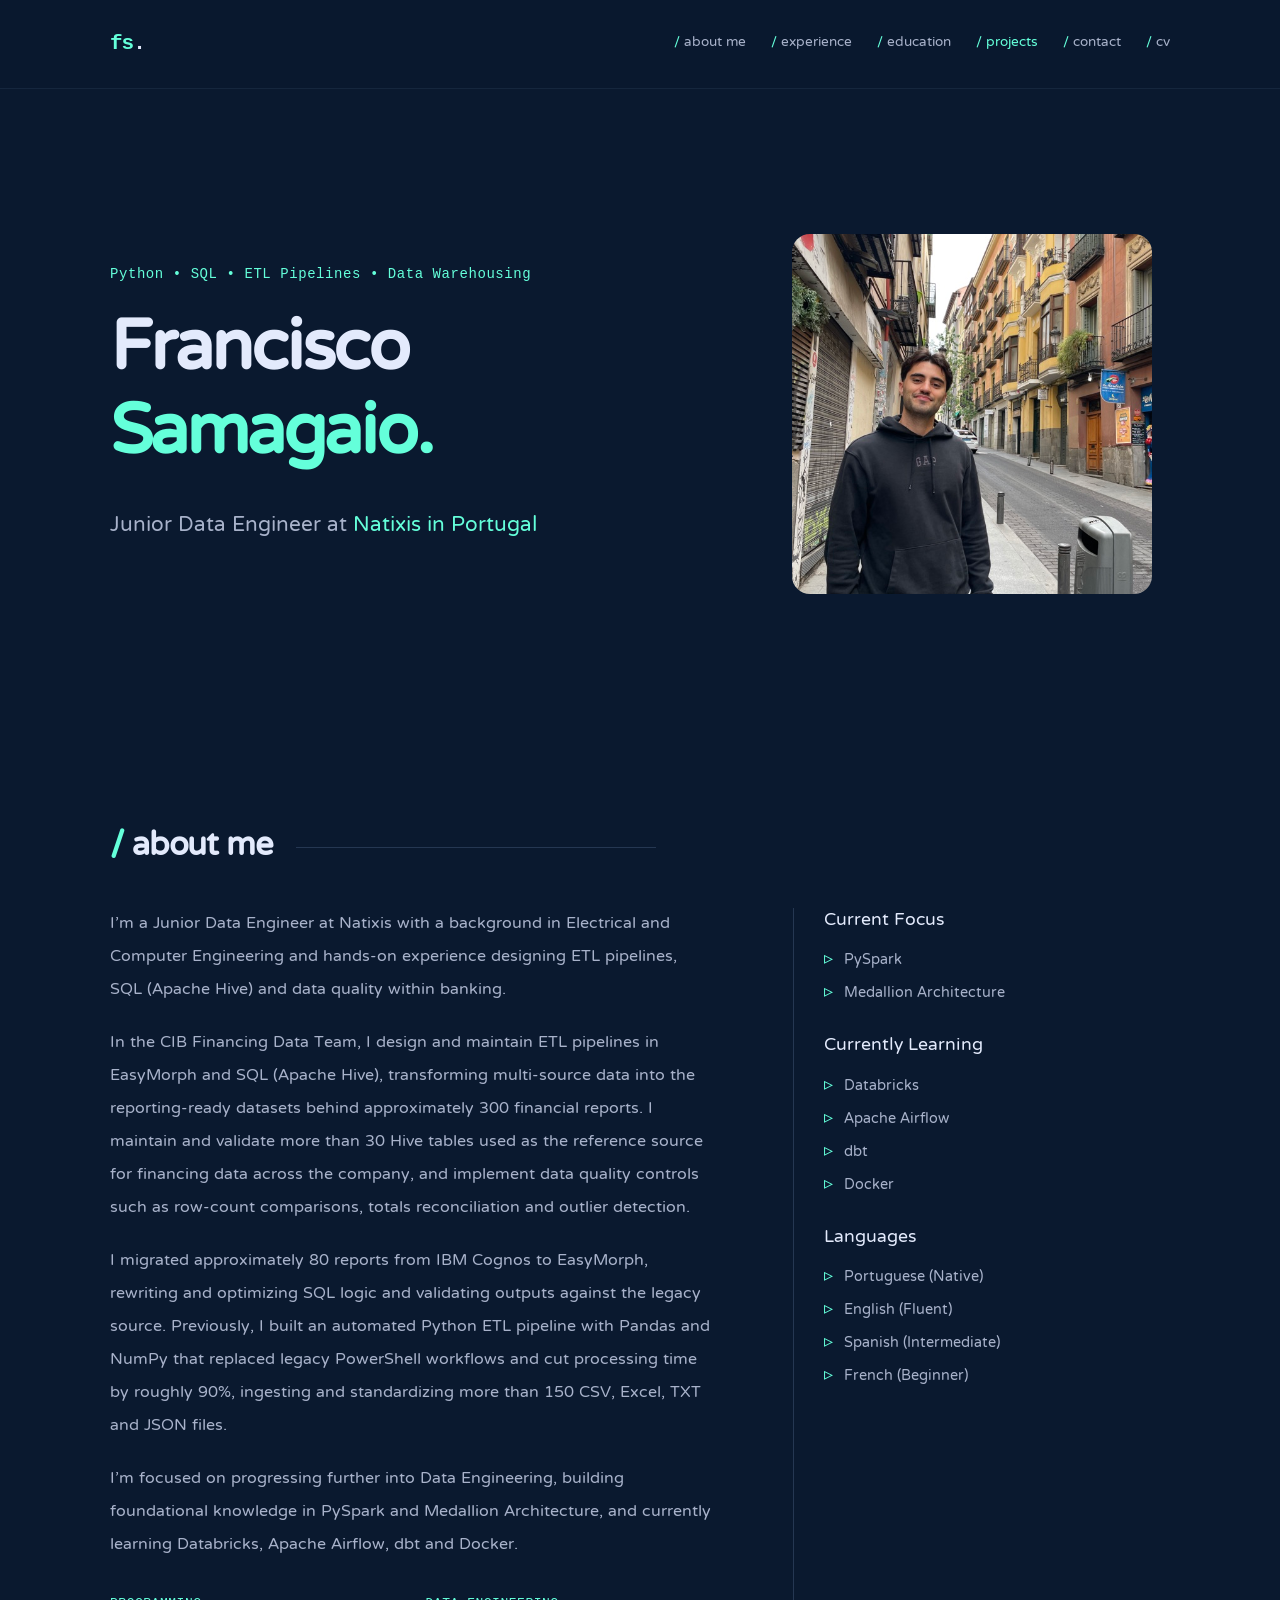
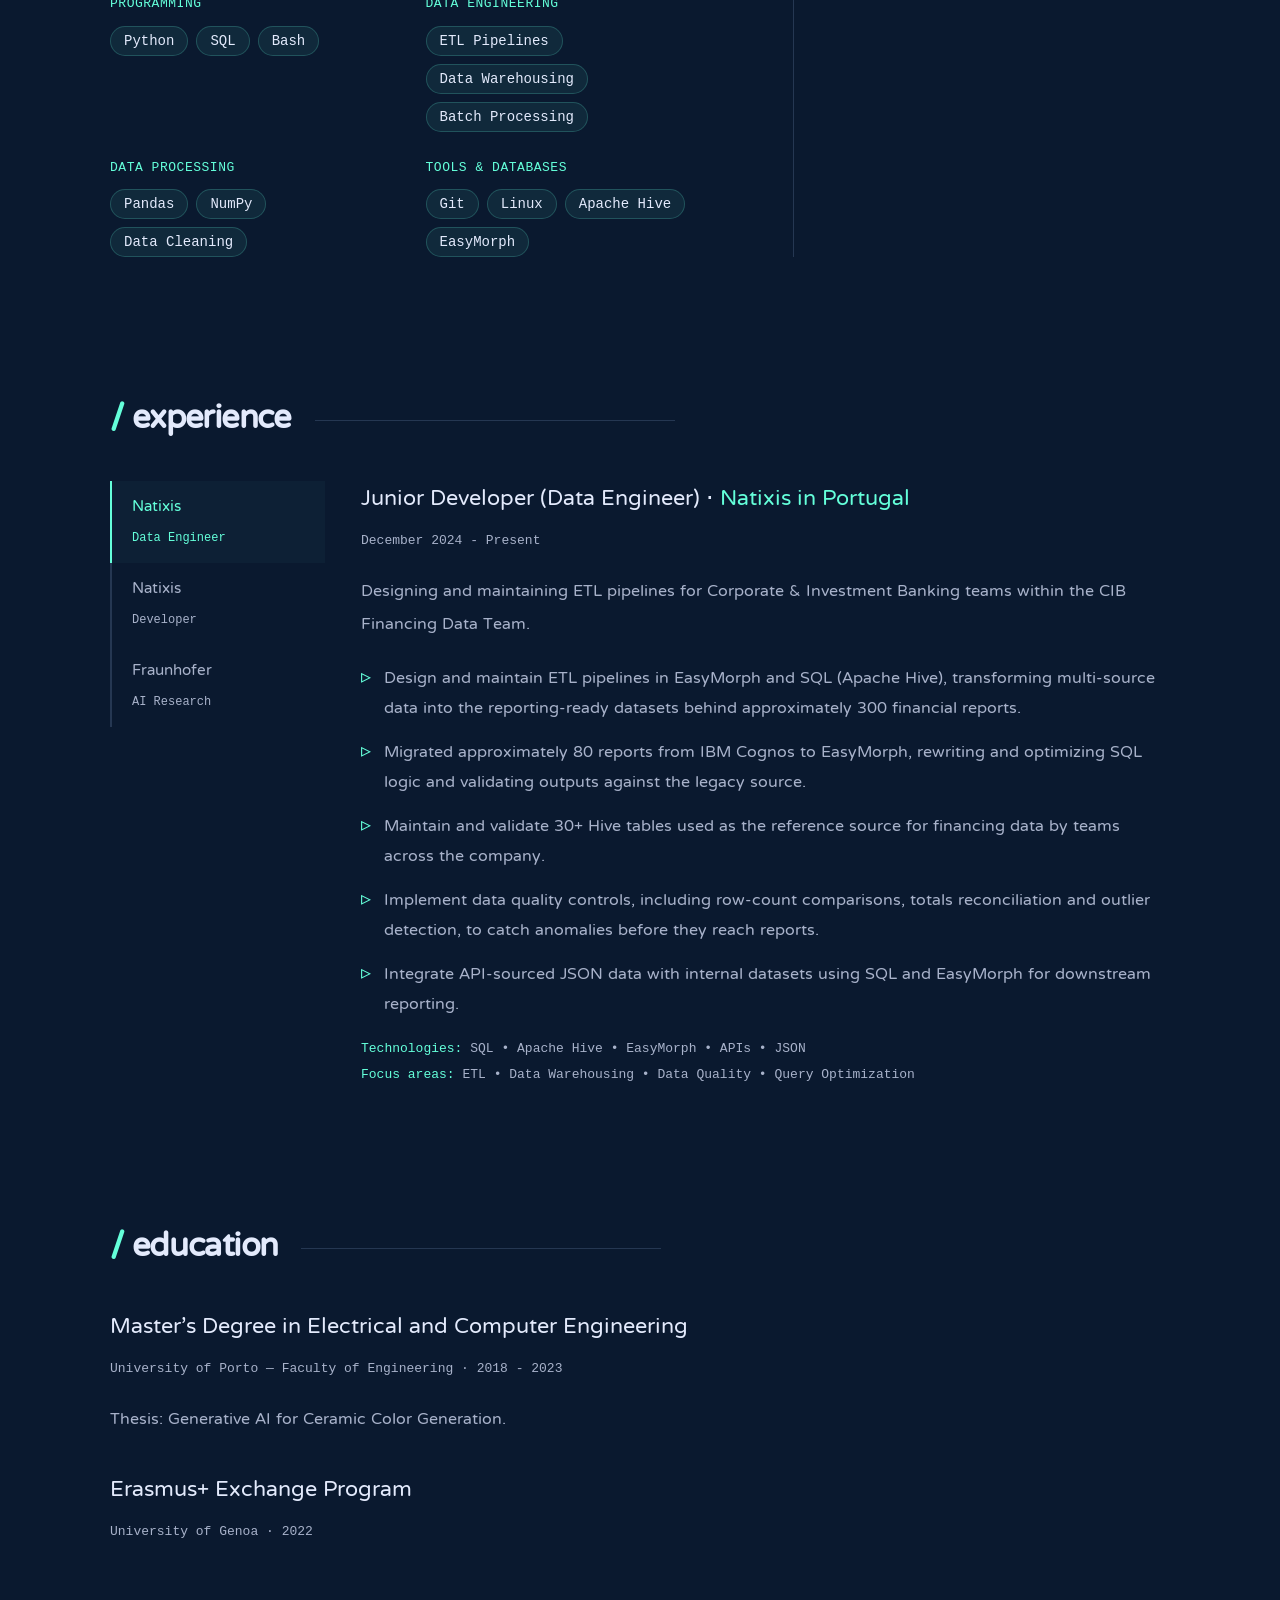
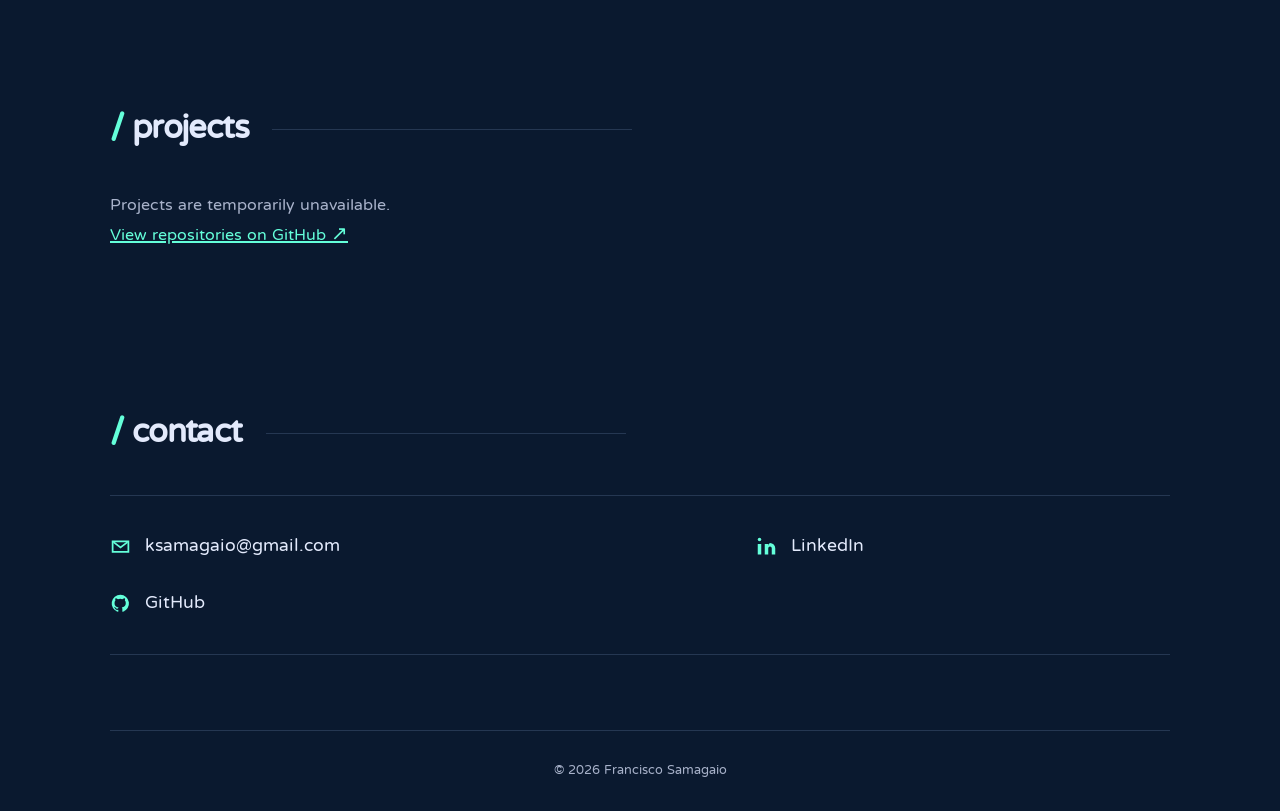
<file: index.html>
<!DOCTYPE html>
<html lang="en">
  <head>
    <meta charset="UTF-8" />
    <meta name="viewport" content="width=device-width, initial-scale=1.0" />
    <title>Francisco Samagaio | Portfolio</title>
    <meta
      name="description"
      content="Portfolio of Francisco Samagaio - Junior Data Engineer focused on ETL pipelines, data warehousing, and automation."
    />
    <link rel="canonical" href="https://franciscofmsamagaio.github.io/" />
    <meta property="og:type" content="website" />
    <meta property="og:url" content="https://franciscofmsamagaio.github.io/" />
    <meta property="og:title" content="Francisco Samagaio | Portfolio" />
    <meta
      property="og:description"
      content="Portfolio of Francisco Samagaio - Junior Data Engineer focused on ETL pipelines, data warehousing, and automation."
    />
    <meta property="og:image" content="https://franciscofmsamagaio.github.io/FS_photo.jpeg" />
    <meta name="twitter:card" content="summary_large_image" />
    <meta name="twitter:title" content="Francisco Samagaio | Portfolio" />
    <meta
      name="twitter:description"
      content="Portfolio of Francisco Samagaio - Junior Data Engineer focused on ETL pipelines, data warehousing, and automation."
    />
    <meta name="twitter:image" content="https://franciscofmsamagaio.github.io/FS_photo.jpeg" />
    <link rel="preconnect" href="https://fonts.googleapis.com" />
    <link rel="preconnect" href="https://fonts.gstatic.com" crossorigin />
    <link
      href="https://fonts.googleapis.com/css2?family=NTR:wght@400;500;700&family=Libre+Baskerville:ital,wght@0,400;0,700;1,400&display=swap"
      rel="stylesheet"
    />
    <link rel="stylesheet" href="styles.css" />
  </head>
  <body>
    <a class="skip-link" href="#main">Skip to content</a>
    <div class="noise" aria-hidden="true"></div>
    <header class="site-header" id="top">
      <div class="container nav-wrap">
        <a class="brand" href="#top" aria-label="Francisco Samagaio — home">fs<span>.</span></a>
        <button class="menu-toggle" aria-expanded="false" aria-label="Toggle menu" aria-controls="main-nav">
          <span></span><span></span>
        </button>
        <nav id="main-nav" class="nav" aria-label="Main navigation">
          <a href="#profile">about me</a>
          <a href="#experience">experience</a>
          <a href="#education">education</a>
          <a href="#projects">projects</a>
          <a href="#contact">contact</a>
          <a href="./Francisco_Samagaio.pdf" download>cv</a>
        </nav>
      </div>
    </header>

    <main id="main">
      <section class="hero container reveal">
        <div class="hero-main">
          <p class="kicker">Python • SQL • ETL Pipelines • Data Warehousing</p>
          <h1>Francisco<span>Samagaio.</span></h1>
          <p class="hero-copy">
            Junior Data Engineer at <span class="natixis-text">Natixis in Portugal</span>
          </p>
        </div>
        <figure class="hero-photo-wrap">
          <img
            class="hero-photo"
            src="./FS_photo.jpeg"
            alt="Portrait of Francisco Samagaio" fetchpriority="high" width="360" height="360"
          />
        </figure>
      </section>

      <section class="section container reveal" id="profile">
        <div class="section-head">
          <h2 class="eyebrow">about me</h2>
        </div>
        <div class="profile-grid">
          <article class="glass-card profile-main">
            <p>
              I’m a Junior Data Engineer at Natixis with a background in Electrical and Computer Engineering and hands-on experience designing ETL pipelines, SQL (Apache Hive) and data quality within banking.
            </p>
            <p>
              In the CIB Financing Data Team, I design and maintain ETL pipelines in EasyMorph and SQL (Apache Hive), transforming multi-source data into the reporting-ready datasets behind approximately 300 financial reports. I maintain and validate more than 30 Hive tables used as the reference source for financing data across the company, and implement data quality controls such as row-count comparisons, totals reconciliation and outlier detection.
            </p>
            <p>
              I migrated approximately 80 reports from IBM Cognos to EasyMorph, rewriting and optimizing SQL logic and validating outputs against the legacy source. Previously, I built an automated Python ETL pipeline with Pandas and NumPy that replaced legacy PowerShell workflows and cut processing time by roughly 90%, ingesting and standardizing more than 150 CSV, Excel, TXT and JSON files.
            </p>
            <p>
              I’m focused on progressing further into Data Engineering, building foundational knowledge in PySpark and Medallion Architecture, and currently learning Databricks, Apache Airflow, dbt and Docker.
            </p>
            <div class="skills-grid">
              <div class="skills-group">
                <h4>Programming</h4>
                <ul class="skills-tags">
                  <li>Python</li>
                  <li>SQL</li>
                  <li>Bash</li>
                </ul>
              </div>
              <div class="skills-group">
                <h4>Data Engineering</h4>
                <ul class="skills-tags">
                  <li>ETL Pipelines</li>
                  <li>Data Warehousing</li>
                  <li>Batch Processing</li>
                </ul>
              </div>
              <div class="skills-group">
                <h4>Data Processing</h4>
                <ul class="skills-tags">
                  <li>Pandas</li>
                  <li>NumPy</li>
                  <li>Data Cleaning</li>
                </ul>
              </div>
              <div class="skills-group">
                <h4>Tools &amp; Databases</h4>
                <ul class="skills-tags">
                  <li>Git</li>
                  <li>Linux</li>
                  <li>Apache Hive</li>
                  <li>EasyMorph</li>
                </ul>
              </div>
            </div>
          </article>
          <aside class="glass-card profile-side">
            <h3>Current Focus</h3>
            <ul>
              <li>PySpark</li>
              <li>Medallion Architecture</li>
            </ul>
            <h3>Currently Learning</h3>
            <ul>
              <li>Databricks</li>
              <li>Apache Airflow</li>
              <li>dbt</li>
              <li>Docker</li>
            </ul>
            <h3>Languages</h3>
            <ul>
              <li>Portuguese (Native)</li>
              <li>English (Fluent)</li>
              <li>Spanish (Intermediate)</li>
              <li>French (Beginner)</li>
            </ul>
          </aside>
        </div>
      </section>

      <section class="section container reveal" id="experience">
        <div class="section-head">
          <h2 class="eyebrow">experience</h2>
        </div>
        <div class="timeline">
          <article class="timeline-item">
            <div class="timeline-dot" aria-hidden="true"></div>
            <div class="timeline-content">
              <h3>Junior Developer (Data Engineer) · <span class="natixis-text">Natixis in Portugal</span></h3>
              <p class="meta">December 2024 - Present</p>
              <p class="role-intro">Designing and maintaining ETL pipelines for Corporate &amp; Investment Banking teams within the CIB Financing Data Team.</p>
              <ul class="role-details">
                <li>Design and maintain ETL pipelines in EasyMorph and SQL (Apache Hive), transforming multi-source data into the reporting-ready datasets behind approximately 300 financial reports.</li>
                <li>Migrated approximately 80 reports from IBM Cognos to EasyMorph, rewriting and optimizing SQL logic and validating outputs against the legacy source.</li>
                <li>Maintain and validate 30+ Hive tables used as the reference source for financing data by teams across the company.</li>
                <li>Implement data quality controls, including row-count comparisons, totals reconciliation and outlier detection, to catch anomalies before they reach reports.</li>
                <li>Integrate API-sourced JSON data with internal datasets using SQL and EasyMorph for downstream reporting.</li>
              </ul>
              <p class="role-stack"><strong>Technologies:</strong> SQL • Apache Hive • EasyMorph • APIs • JSON</p>
              <p class="role-stack"><strong>Focus areas:</strong> ETL • Data Warehousing • Data Quality • Query Optimization</p>
            </div>
          </article>
          <article class="timeline-item">
            <div class="timeline-dot" aria-hidden="true"></div>
            <div class="timeline-content">
              <h3>Intern Developer · <span class="natixis-text">Natixis in Portugal</span></h3>
              <p class="meta">December 2023 - December 2024</p>
              <ul class="role-details">
                <li>Built an automated Python ETL pipeline using Pandas and NumPy, replacing legacy PowerShell workflows and cutting processing time to one tenth (~90% reduction).</li>
                <li>Ingested and standardized 150+ files across CSV, Excel, TXT and JSON formats: cleaning, validation and business rules, loading into Oracle and generating Excel reports automatically.</li>
                <li>Ensured data quality with pytest tests, row-count reconciliation and logging of pipeline metrics.</li>
                <li>Used Git and Jenkins to schedule, run and deploy the pipelines, developing and testing solutions in Linux environments.</li>
              </ul>
              <p class="role-stack"><strong>Technologies:</strong> Python • Pandas • NumPy • Oracle • pytest • Git • Jenkins • Linux</p>
            </div>
          </article>
          <article class="timeline-item">
            <div class="timeline-dot" aria-hidden="true"></div>
            <div class="timeline-content">
              <h3>Research Intern · <span class="fraunhofer-text">Fraunhofer Portugal AICOS</span></h3>
              <p class="meta">February 2023 - July 2023</p>
              <p class="role-intro">Conducted master’s dissertation research in partnership with Fraunhofer Portugal AICOS, exploring generative AI for ceramic design and color generation.</p>
              <ul class="role-details">
                <li>Designed, trained and fine-tuned generative AI models (diffusion models and GANs) in PyTorch, proposing a novel hybrid architecture combining both approaches.</li>
                <li>Built Python data pipelines to prepare training data and evaluate model outputs, using image quality and color metrics alongside a user study to validate results.</li>
                <li>Trained and evaluated models in Linux-based high-performance computing (HPC) environments using PyTorch and Jupyter Notebooks.</li>
                <li>Assessed generated images for visual quality, creativity, spatial composition and color accuracy using quantitative metrics and questionnaires.</li>
              </ul>
              <p class="role-stack"><strong>Technologies:</strong> Python • PyTorch • Linux • HPC • Jupyter Notebooks</p>
            </div>
          </article>
        </div>
      </section>

      <section class="section container reveal" id="education">
        <div class="section-head">
          <h2 class="eyebrow">education</h2>
        </div>
        <div class="timeline">
          <article class="timeline-item">
            <div class="timeline-dot" aria-hidden="true"></div>
            <div class="timeline-content">
              <h3>Master’s Degree in Electrical and Computer Engineering</h3>
              <p class="meta">University of Porto — Faculty of Engineering · 2018 - 2023</p>
              <p class="role-intro">Thesis: Generative AI for Ceramic Color Generation.</p>
            </div>
          </article>
          <article class="timeline-item">
            <div class="timeline-dot" aria-hidden="true"></div>
            <div class="timeline-content">
              <h3>Erasmus+ Exchange Program</h3>
              <p class="meta">University of Genoa · 2022</p>
            </div>
          </article>
        </div>
      </section>

      <section class="section container reveal" id="projects">
        <div class="section-head">
          <h2 class="eyebrow">projects</h2>
        </div>
        <div id="repos" class="projects-grid" aria-live="polite"><p class="repos-status"><a href="https://github.com/FranciscoFMSamagaio?tab=repositories">View repositories on GitHub ↗</a></p></div>
      </section>

      <section class="section container reveal" id="contact">
        <div class="section-head">
          <h2 class="eyebrow">contact</h2>
        </div>
        <article class="contact-card">
          <div class="contact-links">
            <a href="mailto:ksamagaio@gmail.com">
              <svg viewBox="0 0 24 24" aria-hidden="true">
                <path d="M3 6h18v12H3z" fill="none" stroke="currentColor" stroke-width="2"></path>
                <path d="m4 7 8 6 8-6" fill="none" stroke="currentColor" stroke-width="2"></path>
              </svg>
              ksamagaio@gmail.com
            </a>
            <a href="https://www.linkedin.com/in/francisco-samagaio" target="_blank" rel="noreferrer">
              <svg viewBox="0 0 24 24" aria-hidden="true">
                <path d="M16 8a6 6 0 0 1 6 6v7h-4v-7a2 2 0 0 0-4 0v7h-4V9h4v2a4 4 0 0 1 2-3zM2 9h4v12H2z" fill="currentColor"></path>
                <circle cx="4" cy="4" r="2" fill="currentColor"></circle>
              </svg>
              LinkedIn
            </a>
            <a href="https://github.com/FranciscoFMSamagaio" target="_blank" rel="noreferrer">
              <svg viewBox="0 0 24 24" aria-hidden="true">
                <path d="M12 2a10 10 0 0 0-3.2 19.5c.5.1.7-.2.7-.5v-1.8c-2.9.6-3.5-1.2-3.5-1.2-.4-1.1-1-1.4-1-1.4-.8-.6.1-.6.1-.6.9.1 1.4.9 1.4.9.8 1.4 2.2 1 2.7.8.1-.6.3-1 .6-1.3-2.3-.3-4.6-1.1-4.6-5a3.8 3.8 0 0 1 1-2.7 3.5 3.5 0 0 1 .1-2.7s.8-.3 2.8 1a9.7 9.7 0 0 1 5 0c2-1.3 2.8-1 2.8-1a3.5 3.5 0 0 1 .1 2.7 3.8 3.8 0 0 1 1 2.7c0 3.9-2.3 4.7-4.6 5 .3.3.7.9.7 1.8V21c0 .3.2.6.7.5A10 10 0 0 0 12 2z" fill="currentColor"></path>
              </svg>
              GitHub
            </a>
          </div>
        </article>
      </section>
    </main>

    <footer class="site-footer container">
      <p>© <span id="year"></span> Francisco Samagaio</p>
    </footer>

    <script src="script.js"></script>
  </body>
</html>
</file>
<file: styles.css>
:root {
  --bg:#0a192f;
  --surface:#112240;
  --text:#e3eafc;
  --muted:#a8b2ca;
  --accent:#64ffda;
  --line:#253752;
  --font:'NTR',sans-serif
}

* {
  box-sizing:border-box
}

html {
  scroll-behavior:smooth;
  scroll-padding-top:110px
}

body {
  margin:0;
  background:var(--bg);
  color:var(--text);
  font:20px/1.5 var(--font);
  -webkit-font-smoothing:antialiased
}

::selection {
  background:#24564f;
  color:#fff
}

a {
  color:inherit;
  text-decoration:none
}

button {
  font:inherit
}

button,a {
  -webkit-tap-highlight-color:transparent
}

a:focus-visible,button:focus-visible {
  outline:2px solid var(--accent);
  outline-offset:6px
}

button {
  cursor:pointer
}

p {
  margin:0 0 20px
}

h1,h2,h3 {
  margin:0;
  font-weight:400;
  line-height:1.15
}

svg {
  width:21px;
  height:21px
}

.container {
  width:min(1060px,calc(100% - 80px));
  margin-inline:auto
}

.noise {
  display:none
}

.site-header {
  position:sticky;
  top:0;
  z-index:20;
  background:#0a192fed;
  backdrop-filter:blur(16px);
  border-bottom:1px solid #25375270
}

.nav-wrap {
  min-height:88px;
  display:flex;
  align-items:center;
  gap:32px
}

.brand {
  font-family:monospace;
  font-size:21px;
  font-weight:700;
  letter-spacing:-1px;
  color:var(--accent);
  margin-right:auto
}

.brand span {
  color:var(--text)
}

.nav {
  display:flex;
  gap:25px
}

.nav a {
  font-size:17px;
  color:var(--muted);
  transition:color .2s
}

.nav a:before, .eyebrow:before {
  content:'/ ';
  color:var(--accent)
}

.nav a:hover,.nav a[aria-current] {
  color:var(--accent)
}

.menu-toggle {
  display:none
}

.hero {
  min-height:670px;
  display:grid;
  grid-template-columns:1.5fr 1fr;
  gap:70px;
  align-items:center;
  padding-block:90px 110px
}

.kicker {
  font:14px/1.7 monospace;
  letter-spacing:.04em;
  color:var(--accent);
  max-width:440px;
  margin-bottom:24px
}

.hero h1 {
  font-size:clamp(58px,6.7vw,88px);
  font-weight:700;
  line-height:.98;
  letter-spacing:-2px
}

.hero h1 span {
  display:block;
  color:var(--accent)
}

.hero-copy {
  font-size:26px;
  color:var(--muted);
  margin-top:28px
}

.natixis-text,.fraunhofer-text {
  color:var(--accent)
}

.hero-summary {
  max-width:480px;
  color:var(--muted);
  font-size:21px;
  line-height:1.5
}

.hero-actions {
  display:flex;
  gap:22px;
  align-items:center;
  margin-top:32px
}

.btn {
  display:inline-flex;
  align-items:center;
  justify-content:center;
  gap:20px;
  min-height:49px;
  padding:9px 24px;
  border-radius:4px;
  font-size:18px;
  transition:background .2s,transform .2s
}

.btn-solid {
  border:1px solid var(--accent);
  color:var(--accent)
}

.btn-solid:after {
  content:'↗';
  font-family:Arial,sans-serif
}

.btn:hover {
  background:#64ffda10;
  transform:translateY(-2px)
}

.btn-ghost {
  color:var(--muted);
  padding-inline:6px
}

.hero-photo-wrap {
  width:min(100%,360px);
  aspect-ratio:1;
  margin:0;
  border-radius:18px;
  overflow:hidden;
  justify-self:center
}

.hero-photo {
  width:100%;
  height:100%;
  object-fit:cover;
  object-position:left center;
  transform:scale(1.18);
  transform-origin:left center;
  filter:none
}

.section {
  padding-block:65px 75px
}

.section-head {
  display:flex;
  align-items:center;
  gap:24px;
  margin-bottom:38px
}

.section-head:after {
  content:'';
  height:1px;
  background:var(--line);
  max-width:360px;
  flex:1
}

.eyebrow {
  font-size:40px;
  font-weight:700;
  margin:0;
  letter-spacing:-.6px
}

.profile-grid {
  display:grid;
  grid-template-columns:1.6fr 1fr;
  gap:80px
}

.profile-main p {
  color:var(--muted);
  line-height:1.65
}

.profile-main .profile-technologies {
  color:var(--text);
  margin-top:28px
}

.profile-technologies strong {
  color:var(--accent);
  font-weight:400
}

.skills-grid {
  display:grid;
  grid-template-columns:repeat(auto-fit,minmax(200px,1fr));
  gap:26px 28px;
  margin-top:32px
}

.skills-group h4 {
  margin:0 0 12px;
  font:13px/1.5 monospace;
  letter-spacing:.04em;
  text-transform:uppercase;
  color:var(--accent);
  font-weight:400
}

.skills-tags {
  display:flex;
  flex-wrap:wrap;
  gap:8px;
  padding:0;
  margin:0;
  list-style:none
}

.skills-tags li {
  font:14px/1 monospace;
  color:var(--text);
  background:#64ffda12;
  border:1px solid #64ffda33;
  padding:7px 13px;
  border-radius:100px
}

.profile-side {
  border-left:1px solid var(--line);
  padding-left:30px
}

.profile-side h3 {
  font-size:22px;
  margin-bottom:14px
}

.profile-side ul {
  padding:0;
  margin:0 0 26px;
  list-style:none;
  color:var(--muted);
  font-size:18px
}

.profile-side li {
  padding-left:20px;
  margin-bottom:6px;
  position:relative
}

.profile-side li:before {
  content:'▹';
  position:absolute;
  left:0;
  color:var(--accent)
}

.experience-layout {
  display:grid;
  grid-template-columns:215px 1fr;
  gap:36px
}

.experience-tabs {
  display:flex;
  flex-direction:column;
  align-items:stretch
}

.experience-tabs button {
  text-align:left;
  border:0;
  border-left:2px solid var(--line);
  padding:15px 20px;
  color:var(--muted);
  background:transparent;
  font-size:19px;
  line-height:1.25
}

.experience-tabs button small {
  display:block;
  font:12px/1.7 monospace;
  margin-top:8px
}

.experience-tabs button[aria-selected=true] {
  color:var(--accent);
  border-color:var(--accent);
  background:#64ffda08
}

.experience-tabs button:hover {
  background:#112240
}

.timeline-content h3 {
  font-size:27px;
  line-height:1.4
}

.timeline-content .meta {
  color:var(--muted);
  font:13px/1.6 monospace;
  margin:12px 0 24px
}

.timeline-content>p:not(.meta) {
  color:var(--muted);
  line-height:1.65
}

.timeline-content .role-intro {
  margin-bottom:22px
}

.timeline-content ul {
  list-style:none;
  padding:0;
  margin:0;
  color:var(--muted)
}

.timeline-content li {
  position:relative;
  padding-left:23px;
  margin-bottom:14px;
  line-height:1.5
}

.timeline-content li:before {
  content:'▹';
  color:var(--accent);
  position:absolute;
  left:0
}

.timeline-content .role-stack {
  color:var(--muted);
  font:13px/1.7 monospace;
  margin:18px 0 0
}

.timeline-content .role-stack + .role-stack {
  margin-top:5px
}

.role-stack strong {
  color:var(--accent);
  font-weight:400
}

.timeline-item+.timeline-item {
  margin-top:35px
}

.experience-layout .timeline-item {
  margin-top:0
}

.timeline-dot {
  display:none
}

[hidden] {
  display:none!important
}

.projects-grid {
  display:grid;
  grid-template-columns:repeat(3,minmax(0,1fr));
  gap:18px
}

.repo-card {
  background:var(--surface);
  padding:28px 25px 22px;
  border-radius:6px;
  display:flex;
  flex-direction:column;
  border:1px solid transparent;
  transition:transform .2s,border-color .2s;
  min-height:235px;
  overflow-wrap:anywhere
}

.repo-card:hover {
  transform:translateY(-5px);
  border-color:#64ffda55
}

.repo-top {
  display:flex;
  justify-content:space-between;
  align-items:center;
  margin-bottom:27px;
  color:var(--accent)
}

.repo-top svg {
  width:32px;
  height:32px
}

.repo-arrow {
  font-family:Arial,sans-serif;
  color:var(--muted);
  font-size:23px
}

.repo-card h3 {
  font-size:25px;
  line-height:1.25;
  margin-bottom:12px
}

.repo-card h3 a:hover {
  color:var(--accent)
}

.repo-desc {
  font-size:18px;
  line-height:1.45;
  color:var(--muted);
  margin-bottom:24px
}

.repo-card .meta {
  font:12px/1.5 monospace;
  color:var(--accent);
  margin:auto 0 0
}

.repos-status {
  color:var(--muted);
  grid-column:1/-1
}

.repos-status a {
  color:var(--accent);
  text-decoration:underline
}

.contact-card {
  border-block:1px solid var(--line);
  padding-block:34px
}

.contact-links {
  display:grid;
  grid-template-columns:1.5fr 1fr;
  gap:24px
}

.contact-links a {
  display:flex;
  align-items:center;
  gap:14px;
  font-size:22px
}

.contact-links svg {
  color:var(--accent);
  flex-shrink:0
}

.contact-links a:hover {
  color:var(--accent)
}

.site-footer {
  border-top:1px solid var(--line);
  padding-block:28px;
  text-align:center;
  color:var(--muted);
  font-size:16px
}

.site-footer p {
  margin:0
}

.skip-link {
  position:fixed;
  top:10px;
  left:10px;
  z-index:100;
  background:var(--accent);
  color:var(--bg);
  padding:10px 20px;
  transform:translateY(-150%)
}

.skip-link:focus {
  transform:translateY(0)
}


@media(min-width:1400px) {
  .hero {
  min-height:750px
}


}

@media(max-width:1000px) {
  .nav-wrap {
  gap:18px
}

.nav {
  gap:15px
}

.hero {
  gap:40px
}

.profile-grid {
  gap:40px
}

.projects-grid {
  grid-template-columns:repeat(2,minmax(0,1fr))
}

}

@media(max-width:700px) {
  .container {
  width:calc(100% - 40px)
}

.nav-wrap {
  min-height:74px;
  gap:12px
}

.brand {
  font-size:20px
}

.menu-toggle {
  display:block;
  order:3;
  background:none;
  border:1px solid var(--line);
  border-radius:4px;
  width:44px;
  height:44px;
  padding:10px
}

.menu-toggle span {
  display:block;
  background:var(--accent);
  height:1px;
  margin:6px 0
}

.nav {
  display:none;
  position:absolute;
  left:0;
  right:0;
  top:74px;
  background:var(--surface);
  padding:20px;
  box-shadow:0 16px 24px #020c1b50
}

.nav.open {
  display:flex;
  flex-direction:column;
  gap:0
}

.nav a {
  padding:10px 0;
  font-size:20px
}

.hero {
  min-height:auto;
  grid-template-columns:1fr;
  padding-block:68px 65px;
  gap:48px
}

.hero h1 {
  font-size:64px
}

.kicker {
  font-size:12px
}

.hero-copy {
  font-size:23px
}

.hero-photo-wrap {
  width:min(82vw,280px);
  justify-self:center
}

.section {
  padding-block:45px
}

.section-head {
  gap:15px;
  margin-bottom:28px
}

.eyebrow {
  font-size:33px
}

.profile-grid {
  grid-template-columns:1fr;
  gap:24px
}

.profile-side {
  padding-left:20px
}

.experience-layout {
  grid-template-columns:1fr;
  gap:26px
}

.experience-tabs {
  flex-direction:row;
  overflow-x:auto
}

.experience-tabs button {
  flex:1;
  min-width:130px;
  border-left:0;
  border-bottom:2px solid var(--line);
  font-size:17px;
  padding:12px
}

.timeline-content h3 {
  font-size:25px
}

.projects-grid {
  grid-template-columns:1fr
}

.contact-links {
  grid-template-columns:1fr;
  gap:20px
}

.contact-links a {
  font-size:20px
}

.site-footer {
  margin-top:24px
}


}

@media(prefers-reduced-motion:reduce) {
  html {
  scroll-behavior:auto
}

*,*:before,*:after {
  transition:none!important;
  animation:none!important
}


}
</file>
